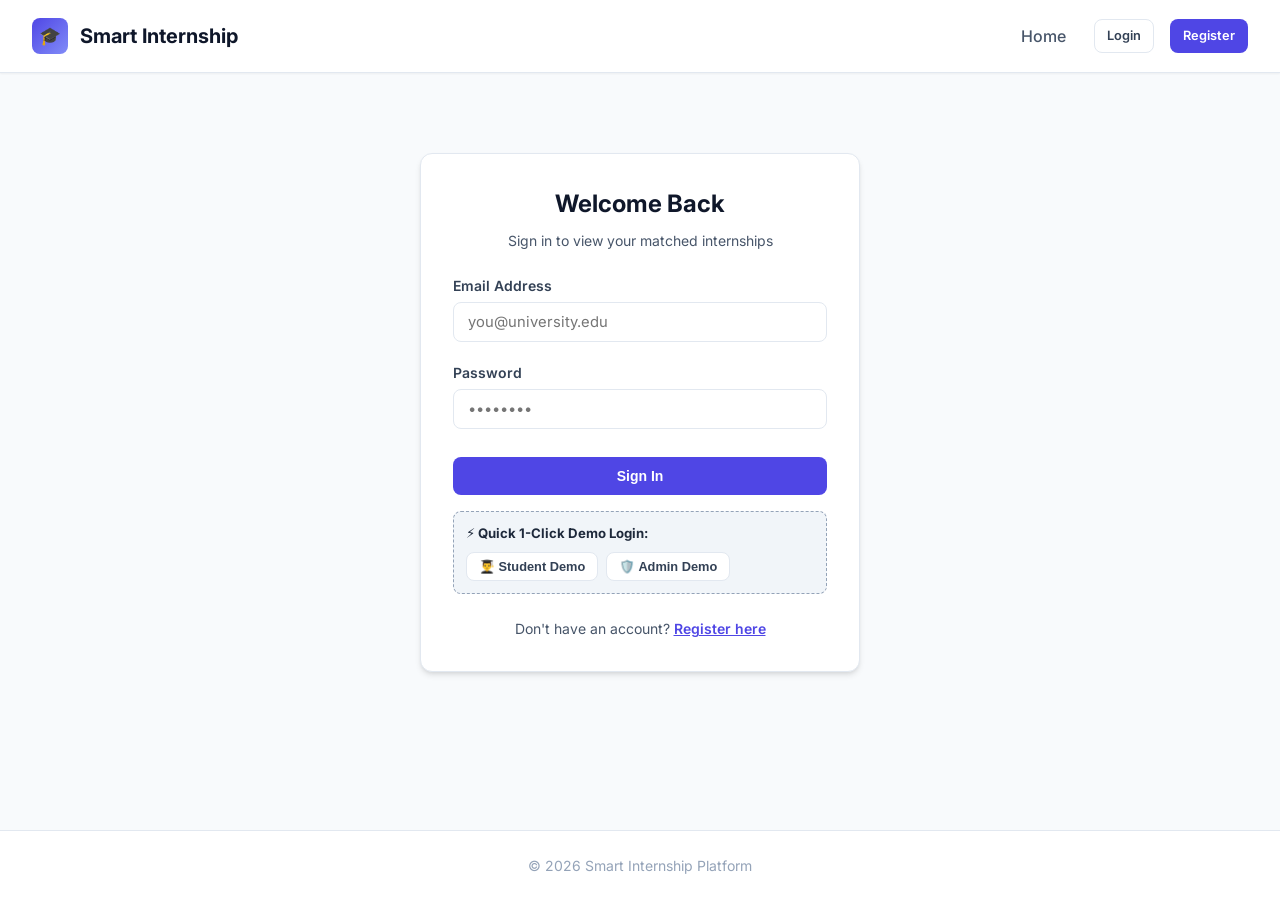
<file: frontend/admin.html>
<!DOCTYPE html>
<html lang="en">
<head>
  <meta charset="UTF-8">
  <meta name="viewport" content="width=device-width, initial-scale=1.0">
  <title>Admin Portal - Smart Internship Platform</title>
  <link rel="stylesheet" href="css/style.css">
  <link rel="preconnect" href="https://fonts.googleapis.com">
  <link rel="preconnect" href="https://fonts.gstatic.com" crossorigin>
  <link href="https://fonts.googleapis.com/css2?family=Inter:wght@400;500;600;700;800&display=swap" rel="stylesheet">
</head>
<body>

  <nav class="navbar" id="navbar"></nav>

  <div class="container">
    <div style="display: flex; justify-content: space-between; align-items: flex-end; margin-bottom: 2rem; flex-wrap: wrap; gap: 1rem;">
      <div>
        <h1 style="font-size: 1.85rem; font-weight: 800; color: var(--dark);">Admin Management Portal</h1>
        <p style="color: var(--gray-600); font-size: 0.95rem;">Create, update, and manage company internships and skill requirements.</p>
      </div>
      <div>
        <button class="btn btn-primary" onclick="openCreateModal()">
          ➕ Post New Internship
        </button>
      </div>
    </div>

    <div id="adminAlert" class="alert"></div>

    <!-- Metrics -->
    <div style="display: grid; grid-template-columns: repeat(auto-fit, minmax(220px, 1fr)); gap: 1rem; margin-bottom: 2rem;">
      <div class="card" style="margin-bottom: 0;">
        <div style="font-size: 0.8rem; font-weight: 700; color: var(--gray-400); text-transform: uppercase;">Total Positions</div>
        <div style="font-size: 1.8rem; font-weight: 800; color: var(--primary);" id="adminTotalCount">0</div>
        <div style="font-size: 0.8rem; color: var(--gray-600);">Published internships</div>
      </div>
      <div class="card" style="margin-bottom: 0;">
        <div style="font-size: 0.8rem; font-weight: 700; color: var(--gray-400); text-transform: uppercase;">Active Companies</div>
        <div style="font-size: 1.8rem; font-weight: 800; color: var(--success);" id="adminCompanyCount">0</div>
        <div style="font-size: 0.8rem; color: var(--gray-600);">Hiring partners</div>
      </div>
    </div>

    <!-- Internships Table Card -->
    <div class="card">
      <div class="card-title">
        <span>📋 Published Internships</span>
      </div>
      <div class="card-subtitle">Manage listings that students match with in real time</div>

      <div style="overflow-x: auto;">
        <table class="data-table">
          <thead>
            <tr>
              <th>Title</th>
              <th>Company</th>
              <th>Location</th>
              <th>Deadline</th>
              <th>Required Skills</th>
              <th style="text-align: right;">Actions</th>
            </tr>
          </thead>
          <tbody id="adminTableBody">
            <tr>
              <td colspan="6" style="text-align: center; color: var(--gray-400); padding: 2rem;">
                Loading listings...
              </td>
            </tr>
          </tbody>
        </table>
      </div>
    </div>
  </div>

  <!-- Create / Edit Modal -->
  <div class="modal-overlay" id="internshipModal">
    <div class="modal-content">
      <div style="display: flex; justify-content: space-between; align-items: center; margin-bottom: 1.25rem;">
        <h3 style="font-size: 1.3rem; font-weight: 700;" id="modalTitle">Post New Internship</h3>
        <button onclick="closeModal()" style="background: none; border: none; font-size: 1.5rem; cursor: pointer; color: var(--gray-400);">&times;</button>
      </div>

      <div id="modalAlert" class="alert"></div>

      <form id="internshipForm">
        <input type="hidden" id="editInternshipId">

        <div class="form-group">
          <label class="form-label" for="modalInternshipTitle">Internship Title</label>
          <input type="text" id="modalInternshipTitle" class="form-control" placeholder="e.g. Backend Java Engineer Intern" required>
        </div>

        <div style="display: grid; grid-template-columns: 1fr 1fr; gap: 1rem;">
          <div class="form-group">
            <label class="form-label" for="modalCompany">Company Name</label>
            <input type="text" id="modalCompany" class="form-control" placeholder="e.g. Google, TechCorp" required>
          </div>
          <div class="form-group">
            <label class="form-label" for="modalLocation">Location</label>
            <input type="text" id="modalLocation" class="form-control" placeholder="e.g. Remote / New York" required>
          </div>
        </div>

        <div class="form-group">
          <label class="form-label" for="modalDeadline">Application Deadline</label>
          <input type="date" id="modalDeadline" class="form-control">
        </div>

        <div class="form-group">
          <label class="form-label" for="modalDescription">Job Description</label>
          <textarea id="modalDescription" class="form-control" placeholder="Describe key responsibilities and expectations..."></textarea>
        </div>

        <!-- Required Skills Tags -->
        <div class="form-group">
          <label class="form-label">Required Skills (Matching Key)</label>
          <div id="modalSkillTags" class="tag-container" style="min-height: 40px; padding: 0.5rem; background: var(--gray-50); border: 1px solid var(--gray-200); border-radius: 8px;">
          </div>
          <div class="tag-input-wrapper">
            <input type="text" id="modalSkillInput" class="form-control" placeholder="Type a skill and press Enter (e.g. Java, Spring Boot, MySQL, Docker)">
            <button type="button" class="btn btn-secondary btn-sm" onclick="addModalSkill()">+ Add</button>
          </div>
        </div>

        <div style="display: flex; gap: 0.75rem; justify-content: flex-end; margin-top: 1.5rem;">
          <button type="button" class="btn btn-secondary" onclick="closeModal()">Cancel</button>
          <button type="submit" class="btn btn-primary" id="saveInternshipBtn">Save Internship</button>
        </div>
      </form>
    </div>
  </div>

  <footer>
    <p>© 2026 Smart Internship Platform</p>
  </footer>

  <script src="js/api.js"></script>
  <script>
    if (!isAuthenticated() || !isAdmin()) {
      alert('Access restricted. Please log in with an Admin account.');
      window.location.href = 'login.html';
    }

    let adminInternships = [];
    let modalSkills = new Set();

    async function loadAdminListings() {
      try {
        const res = await apiRequest('/api/internships');
        if (res.success) {
          adminInternships = res.data || [];
          document.getElementById('adminTotalCount').textContent = adminInternships.length;

          const companies = new Set(adminInternships.map(i => i.company));
          document.getElementById('adminCompanyCount').textContent = companies.size;

          renderTable(adminInternships);
        }
      } catch (err) {
        showAlert('adminAlert', err.message || 'Failed to load internships');
      }
    }

    function renderTable(list) {
      const tbody = document.getElementById('adminTableBody');
      if (!list || list.length === 0) {
        tbody.innerHTML = `
          <tr>
            <td colspan="6" style="text-align: center; color: var(--gray-400); padding: 2rem;">
              No internships posted yet. Click "Post New Internship" to create one!
            </td>
          </tr>
        `;
        return;
      }

      tbody.innerHTML = list.map(item => `
        <tr>
          <td style="font-weight: 600; color: var(--dark);">${item.title}</td>
          <td>${item.company}</td>
          <td>${item.location}</td>
          <td>${item.deadline || 'N/A'}</td>
          <td>
            <div class="tag-container">
              ${(item.requiredSkills && item.requiredSkills.length > 0)
                ? item.requiredSkills.map(s => `<span class="tag">#${s}</span>`).join('')
                : '<span style="color: var(--gray-400); font-size: 0.75rem;">None</span>'
              }
            </div>
          </td>
          <td style="text-align: right; white-space: nowrap;">
            <button class="btn btn-secondary btn-sm" onclick="openEditModal(${item.id})">Edit</button>
            <button class="btn btn-danger btn-sm" onclick="deleteInternship(${item.id})">Delete</button>
          </td>
        </tr>
      `).join('');
    }

    // Modal Skill Tagging
    function renderModalSkills() {
      const container = document.getElementById('modalSkillTags');
      if (modalSkills.size === 0) {
        container.innerHTML = `<span style="color: var(--gray-400); font-size: 0.8rem;">Add at least one required skill for matching</span>`;
        return;
      }
      container.innerHTML = Array.from(modalSkills).map(s => `
        <span class="tag tag-removable">
          ${s}
          <button type="button" class="tag-remove-btn" onclick="removeModalSkill('${s.replace(/'/g, "\\'")}')">&times;</button>
        </span>
      `).join('');
    }

    function addModalSkill() {
      const input = document.getElementById('modalSkillInput');
      const val = input.value.trim();
      if (!val) return;
      modalSkills.add(val);
      input.value = '';
      renderModalSkills();
    }

    document.getElementById('modalSkillInput').addEventListener('keydown', (e) => {
      if (e.key === 'Enter') {
        e.preventDefault();
        addModalSkill();
      }
    });

    function removeModalSkill(s) {
      modalSkills.delete(s);
      renderModalSkills();
    }

    // Open Create Modal
    function openCreateModal() {
      document.getElementById('editInternshipId').value = '';
      document.getElementById('modalTitle').textContent = 'Post New Internship';
      document.getElementById('internshipForm').reset();
      modalSkills = new Set();
      renderModalSkills();
      document.getElementById('internshipModal').style.display = 'flex';
    }

    // Open Edit Modal
    function openEditModal(id) {
      const item = adminInternships.find(i => i.id === id);
      if (!item) return;

      document.getElementById('editInternshipId').value = item.id;
      document.getElementById('modalTitle').textContent = 'Edit Internship';
      document.getElementById('modalInternshipTitle').value = item.title;
      document.getElementById('modalCompany').value = item.company;
      document.getElementById('modalLocation').value = item.location;
      document.getElementById('modalDeadline').value = item.deadline || '';
      document.getElementById('modalDescription').value = item.description || '';

      modalSkills = new Set(item.requiredSkills || []);
      renderModalSkills();
      document.getElementById('internshipModal').style.display = 'flex';
    }

    function closeModal() {
      document.getElementById('internshipModal').style.display = 'none';
    }

    // Handle Form Submit (Create or Update)
    document.getElementById('internshipForm').addEventListener('submit', async (e) => {
      e.preventDefault();
      const id = document.getElementById('editInternshipId').value;
      const isEdit = !!id;

      const payload = {
        title: document.getElementById('modalInternshipTitle').value.trim(),
        company: document.getElementById('modalCompany').value.trim(),
        location: document.getElementById('modalLocation').value.trim(),
        deadline: document.getElementById('modalDeadline').value || null,
        description: document.getElementById('modalDescription').value.trim(),
        requiredSkills: Array.from(modalSkills)
      };

      const btn = document.getElementById('saveInternshipBtn');
      btn.disabled = true;
      btn.textContent = 'Saving...';

      try {
        const url = isEdit ? `/api/admin/internships/${id}` : '/api/admin/internships';
        const method = isEdit ? 'PUT' : 'POST';

        const res = await apiRequest(url, {
          method,
          body: JSON.stringify(payload)
        });

        if (res.success) {
          closeModal();
          showAlert('adminAlert', `Internship ${isEdit ? 'updated' : 'created'} successfully!`, false);
          await loadAdminListings();
        }
      } catch (err) {
        showAlert('modalAlert', err.message || 'Failed to save internship');
      } finally {
        btn.disabled = false;
        btn.textContent = 'Save Internship';
      }
    });

    // Delete
    async function deleteInternship(id) {
      if (!confirm('Are you sure you want to delete this internship?')) return;

      try {
        const res = await apiRequest(`/api/admin/internships/${id}`, {
          method: 'DELETE'
        });

        if (res.success) {
          showAlert('adminAlert', 'Internship deleted successfully', false);
          await loadAdminListings();
        }
      } catch (err) {
        showAlert('adminAlert', err.message || 'Failed to delete internship');
      }
    }

    document.addEventListener('DOMContentLoaded', loadAdminListings);
  </script>
</body>
</html>
</file>
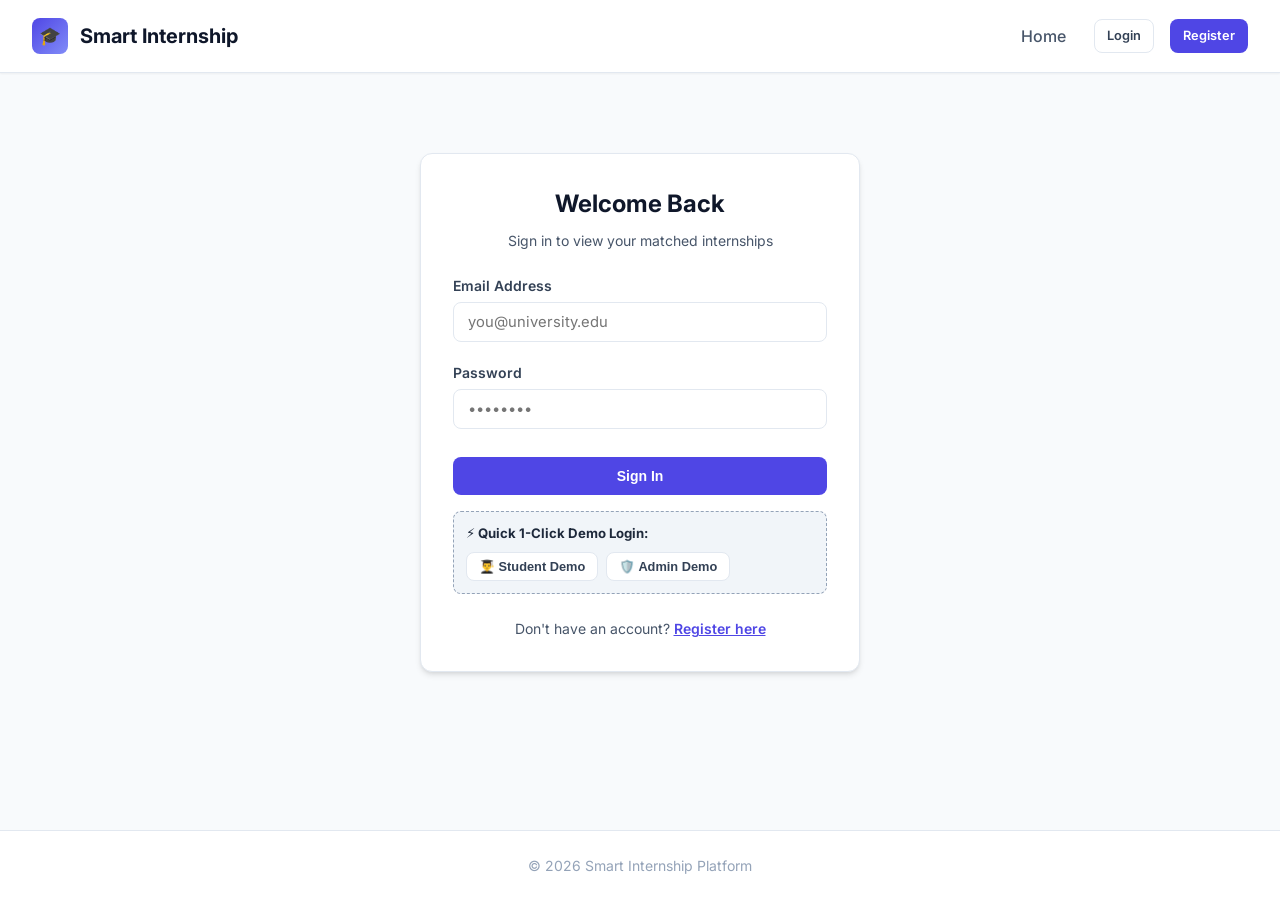
<file: frontend/dashboard.html>
<!DOCTYPE html>
<html lang="en">
<head>
  <meta charset="UTF-8">
  <meta name="viewport" content="width=device-width, initial-scale=1.0">
  <title>Student Dashboard - Smart Internship Platform</title>
  <link rel="stylesheet" href="css/style.css">
  <link rel="preconnect" href="https://fonts.googleapis.com">
  <link rel="preconnect" href="https://fonts.gstatic.com" crossorigin>
  <link href="https://fonts.googleapis.com/css2?family=Inter:wght@400;500;600;700;800&display=swap" rel="stylesheet">
</head>
<body>

  <nav class="navbar" id="navbar"></nav>

  <div class="container">
    <!-- Header Banner -->
    <div style="display: flex; justify-content: space-between; align-items: flex-end; margin-bottom: 2rem; flex-wrap: wrap; gap: 1rem;">
      <div>
        <h1 style="font-size: 1.85rem; font-weight: 800; color: var(--dark);" id="welcomeTitle">Student Dashboard</h1>
        <p style="color: var(--gray-600); font-size: 0.95rem;">Manage your skills and see instant matching scores against real openings.</p>
      </div>
      <div style="display: flex; gap: 1rem;">
        <button class="btn btn-secondary btn-sm" onclick="toggleEditProfile()">
          ✏️ Edit Profile & Skills
        </button>
      </div>
    </div>

    <!-- Feedback Alert -->
    <div id="dashboardAlert" class="alert"></div>

    <!-- Quick Stats -->
    <div style="display: grid; grid-template-columns: repeat(auto-fit, minmax(220px, 1fr)); gap: 1rem; margin-bottom: 2rem;">
      <div class="card" style="margin-bottom: 0;">
        <div style="font-size: 0.8rem; font-weight: 700; color: var(--gray-400); text-transform: uppercase;">Your Skills</div>
        <div style="font-size: 1.8rem; font-weight: 800; color: var(--primary);" id="statSkillCount">0</div>
        <div style="font-size: 0.8rem; color: var(--gray-600);">Recorded in profile</div>
      </div>
      <div class="card" style="margin-bottom: 0;">
        <div style="font-size: 0.8rem; font-weight: 700; color: var(--gray-400); text-transform: uppercase;">Top Match</div>
        <div style="font-size: 1.8rem; font-weight: 800; color: var(--success);" id="statTopMatch">0%</div>
        <div style="font-size: 0.8rem; color: var(--gray-600);">Best opportunity fit</div>
      </div>
      <div class="card" style="margin-bottom: 0;">
        <div style="font-size: 0.8rem; font-weight: 700; color: var(--gray-400); text-transform: uppercase;">Available Openings</div>
        <div style="font-size: 1.8rem; font-weight: 800; color: var(--dark);" id="statTotalInternships">0</div>
        <div style="font-size: 0.8rem; color: var(--gray-600);">Active positions</div>
      </div>
    </div>

    <!-- Profile & Skills Management Card (Collapsible/Editable) -->
    <div class="card" id="profileCard" style="display: block;">
      <div class="card-title">
        <span>🎓 Education & Skill Profile</span>
        <button class="btn btn-secondary btn-sm" onclick="toggleEditProfile()" id="toggleProfileBtn">Collapse</button>
      </div>
      <div class="card-subtitle">Keep this up to date to boost your match scores across active listings</div>

      <form id="profileForm">
        <div style="display: grid; grid-template-columns: repeat(auto-fit, minmax(260px, 1fr)); gap: 1rem; margin-bottom: 1rem;">
          <div class="form-group">
            <label class="form-label" for="fullNameInput">Full Name</label>
            <input type="text" id="fullNameInput" class="form-control" required>
          </div>
          <div class="form-group">
            <label class="form-label" for="degreeInput">Degree / Major</label>
            <input type="text" id="degreeInput" class="form-control" placeholder="e.g. B.S. in Computer Science">
          </div>
          <div class="form-group">
            <label class="form-label" for="universityInput">University / College</label>
            <input type="text" id="universityInput" class="form-control" placeholder="e.g. Stanford University">
          </div>
          <div class="form-group">
            <label class="form-label" for="gradYearInput">Graduation Year</label>
            <input type="number" id="gradYearInput" class="form-control" placeholder="e.g. 2026" min="2020" max="2035">
          </div>
        </div>

        <div class="form-group">
          <label class="form-label" for="bioInput">Professional Summary / Bio</label>
          <textarea id="bioInput" class="form-control" placeholder="Brief statement about your career interests and background..."></textarea>
        </div>

        <!-- Skills Tagging Section -->
        <div class="form-group">
          <label class="form-label">My Skills (Click 'x' to remove)</label>
          <div id="skillsTagContainer" class="tag-container" style="min-height: 40px; padding: 0.5rem; background: var(--gray-50); border: 1px solid var(--gray-200); border-radius: 8px;">
            <!-- Rendered student skills -->
          </div>
          <div class="tag-input-wrapper">
            <input type="text" id="newSkillInput" class="form-control" placeholder="Type a skill (e.g. React, Python, Docker, Spring Boot) and press Enter" style="max-width: 450px;">
            <button type="button" class="btn btn-secondary btn-sm" onclick="addCurrentSkill()">+ Add Skill</button>
          </div>
        </div>

        <div style="display: flex; gap: 0.75rem; justify-content: flex-end; margin-top: 1rem;">
          <button type="submit" class="btn btn-primary" id="saveProfileBtn">
            💾 Save Profile & Re-Match
          </button>
        </div>
      </form>
    </div>

    <!-- Matched Internships Section -->
    <div style="margin-top: 2.5rem; margin-bottom: 1.5rem; display: flex; justify-content: space-between; align-items: center; flex-wrap: wrap; gap: 1rem;">
      <div>
        <h2 style="font-size: 1.4rem; font-weight: 700; color: var(--dark);">
          🎯 Your Matched Internships
        </h2>
        <p style="color: var(--gray-600); font-size: 0.875rem;">Ranked by algorithm based on your verified skill overlap</p>
      </div>
      <div>
        <select id="matchFilter" class="form-control" style="width: 200px;" onchange="applyFilter()">
          <option value="all">All Matches</option>
          <option value="high">High Match (>= 70%)</option>
          <option value="medium">Medium Match (40-69%)</option>
          <option value="low">Needs Upskilling (< 40%)</option>
        </select>
      </div>
    </div>

    <div id="matchedGrid" class="internship-grid">
      <div style="grid-column: 1/-1; text-align: center; padding: 3rem; color: var(--gray-400);">
        Calculating matches with your skills...
      </div>
    </div>
  </div>

  <footer>
    <p>© 2026 Smart Internship Platform</p>
  </footer>

  <script src="js/api.js"></script>
  <script>
    if (!isAuthenticated()) {
      window.location.href = 'login.html';
    }

    let currentSkills = new Set();
    let matchedInternships = [];

    async function loadDashboard() {
      try {
        // 1. Fetch Profile
        const profileRes = await apiRequest('/api/student/profile');
        if (profileRes.success && profileRes.data) {
          populateProfile(profileRes.data);
        }

        // 2. Fetch Matched Internships
        await loadMatchedInternships();
      } catch (err) {
        showAlert('dashboardAlert', err.message || 'Failed to load dashboard data');
      }
    }

    function populateProfile(data) {
      document.getElementById('welcomeTitle').textContent = `Welcome back, ${data.fullName}!`;
      document.getElementById('fullNameInput').value = data.fullName || '';
      document.getElementById('degreeInput').value = data.degree || '';
      document.getElementById('universityInput').value = data.university || '';
      document.getElementById('gradYearInput').value = data.graduationYear || '';
      document.getElementById('bioInput').value = data.bio || '';

      currentSkills = new Set(data.skills || []);
      renderSkillTags();
    }

    function renderSkillTags() {
      const container = document.getElementById('skillsTagContainer');
      document.getElementById('statSkillCount').textContent = currentSkills.size;

      if (currentSkills.size === 0) {
        container.innerHTML = `<span style="color: var(--gray-400); font-size: 0.85rem;">No skills added yet. Type below to add your first skill!</span>`;
        return;
      }

      container.innerHTML = Array.from(currentSkills).map(s => `
        <span class="tag tag-removable">
          ${s}
          <button type="button" class="tag-remove-btn" onclick="removeSkill('${s.replace(/'/g, "\\'")}')">&times;</button>
        </span>
      `).join('');
    }

    function addCurrentSkill() {
      const input = document.getElementById('newSkillInput');
      const val = input.value.trim();
      if (!val) return;

      currentSkills.add(val);
      input.value = '';
      renderSkillTags();
    }

    document.getElementById('newSkillInput').addEventListener('keydown', (e) => {
      if (e.key === 'Enter') {
        e.preventDefault();
        addCurrentSkill();
      }
    });

    function removeSkill(skillName) {
      currentSkills.delete(skillName);
      renderSkillTags();
    }

    function toggleEditProfile() {
      const card = document.getElementById('profileCard');
      const form = document.getElementById('profileForm');
      const btn = document.getElementById('toggleProfileBtn');

      if (form.style.display === 'none') {
        form.style.display = 'block';
        btn.textContent = 'Collapse';
      } else {
        form.style.display = 'none';
        btn.textContent = 'Expand';
      }
    }

    // Save Profile
    document.getElementById('profileForm').addEventListener('submit', async (e) => {
      e.preventDefault();
      const saveBtn = document.getElementById('saveProfileBtn');
      saveBtn.disabled = true;
      saveBtn.textContent = 'Saving & Re-calculating...';

      const payload = {
        fullName: document.getElementById('fullNameInput').value.trim(),
        degree: document.getElementById('degreeInput').value.trim(),
        university: document.getElementById('universityInput').value.trim(),
        graduationYear: parseInt(document.getElementById('gradYearInput').value, 10) || null,
        bio: document.getElementById('bioInput').value.trim(),
        skills: Array.from(currentSkills)
      };

      try {
        const res = await apiRequest('/api/student/profile', {
          method: 'PUT',
          body: JSON.stringify(payload)
        });

        if (res.success) {
          showAlert('dashboardAlert', 'Profile and skills updated! Match scores refreshed.', false);
          // Update cached user fullName
          const u = getUser();
          if (u) {
            u.fullName = payload.fullName;
            setUser(u);
            renderNavbar();
          }
          await loadMatchedInternships();
        }
      } catch (err) {
        showAlert('dashboardAlert', err.message || 'Error updating profile');
      } finally {
        saveBtn.disabled = false;
        saveBtn.textContent = '💾 Save Profile & Re-Match';
      }
    });

    // Load Matches
    async function loadMatchedInternships() {
      try {
        const res = await apiRequest('/api/matching/dashboard');
        if (res.success) {
          matchedInternships = res.data || [];
          document.getElementById('statTotalInternships').textContent = matchedInternships.length;

          if (matchedInternships.length > 0) {
            document.getElementById('statTopMatch').textContent = `${matchedInternships[0].matchPercentage}%`;
          } else {
            document.getElementById('statTopMatch').textContent = '0%';
          }

          applyFilter();
        }
      } catch (err) {
        showAlert('dashboardAlert', err.message || 'Error fetching matched internships');
      }
    }

    function applyFilter() {
      const filter = document.getElementById('matchFilter').value;
      let filtered = matchedInternships;

      if (filter === 'high') {
        filtered = matchedInternships.filter(m => m.matchPercentage >= 70);
      } else if (filter === 'medium') {
        filtered = matchedInternships.filter(m => m.matchPercentage >= 40 && m.matchPercentage < 70);
      } else if (filter === 'low') {
        filtered = matchedInternships.filter(m => m.matchPercentage < 40);
      }

      renderMatches(filtered);
    }

    function renderMatches(list) {
      const container = document.getElementById('matchedGrid');
      if (!list || list.length === 0) {
        container.innerHTML = `
          <div style="grid-column: 1/-1; text-align: center; padding: 3rem; background: white; border-radius: var(--radius); border: 1px dashed var(--gray-200);">
            <p style="color: var(--gray-600); font-size: 1.1rem; margin-bottom: 0.5rem;">No internships match this filter</p>
            <p style="font-size: 0.875rem; color: var(--gray-400);">Try adjusting your filter or add more skills to your profile above!</p>
          </div>
        `;
        return;
      }

      container.innerHTML = list.map(item => {
        let badgeClass = 'score-low';
        let fillClass = 'fill-low';
        let matchLabel = `${item.matchPercentage}% Match`;

        if (item.matchPercentage >= 70) {
          badgeClass = 'score-high';
          fillClass = 'fill-high';
          if (item.matchPercentage === 100) matchLabel = '🎯 100% Perfect Match';
        } else if (item.matchPercentage >= 40) {
          badgeClass = 'score-medium';
          fillClass = 'fill-medium';
        }

        return `
          <div class="internship-card">
            <div>
              <div class="internship-header">
                <h3 class="internship-title">${item.title}</h3>
                <span class="match-score ${badgeClass}">${matchLabel}</span>
              </div>
              <div class="internship-company">🏢 ${item.company}</div>
              <div class="internship-meta">
                <span>📍 ${item.location}</span>
                <span>📅 Deadline: ${item.deadline || 'Open'}</span>
              </div>

              <!-- Match Progress Bar -->
              <div class="progress-bar-bg">
                <div class="progress-bar-fill ${fillClass}" style="width: ${item.matchPercentage}%;"></div>
              </div>

              <p class="internship-desc">${item.description || 'No description provided.'}</p>
            </div>

            <div>
              <!-- Matched Skills -->
              <div style="margin-bottom: 0.6rem;">
                <div style="font-size: 0.725rem; font-weight: 700; color: var(--success); text-transform: uppercase; margin-bottom: 0.3rem;">
                  ✓ Matched Skills (${item.matchedSkills ? item.matchedSkills.length : 0})
                </div>
                <div class="tag-container">
                  ${(item.matchedSkills && item.matchedSkills.length > 0)
                    ? item.matchedSkills.map(s => `<span class="tag tag-match">✓ ${s}</span>`).join('')
                    : '<span style="color: var(--gray-400); font-size: 0.75rem;">None matched yet</span>'
                  }
                </div>
              </div>

              <!-- Missing Skills (Upskill Roadmap) -->
              <div style="margin-bottom: 1rem;">
                <div style="font-size: 0.725rem; font-weight: 700; color: var(--warning); text-transform: uppercase; margin-bottom: 0.3rem;">
                  ⚡ Skills to Learn (${item.missingSkills ? item.missingSkills.length : 0})
                </div>
                <div class="tag-container">
                  ${(item.missingSkills && item.missingSkills.length > 0)
                    ? item.missingSkills.map(s => `<span class="tag tag-missing">+ ${s}</span>`).join('')
                    : '<span style="color: var(--success); font-size: 0.75rem;">🎉 You meet all skill requirements!</span>'
                  }
                </div>
              </div>

              <button class="btn btn-primary btn-sm" style="width: 100%;" onclick="applyInternship('${item.title}', '${item.company}')">
                Apply Now
              </button>
            </div>
          </div>
        `;
      }).join('');
    }

    function applyInternship(title, company) {
      alert(`Application submitted successfully for ${title} at ${company}!\nThe recruiter will review your skill match profile.`);
    }

    document.addEventListener('DOMContentLoaded', loadDashboard);
  </script>
</body>
</html>
</file>
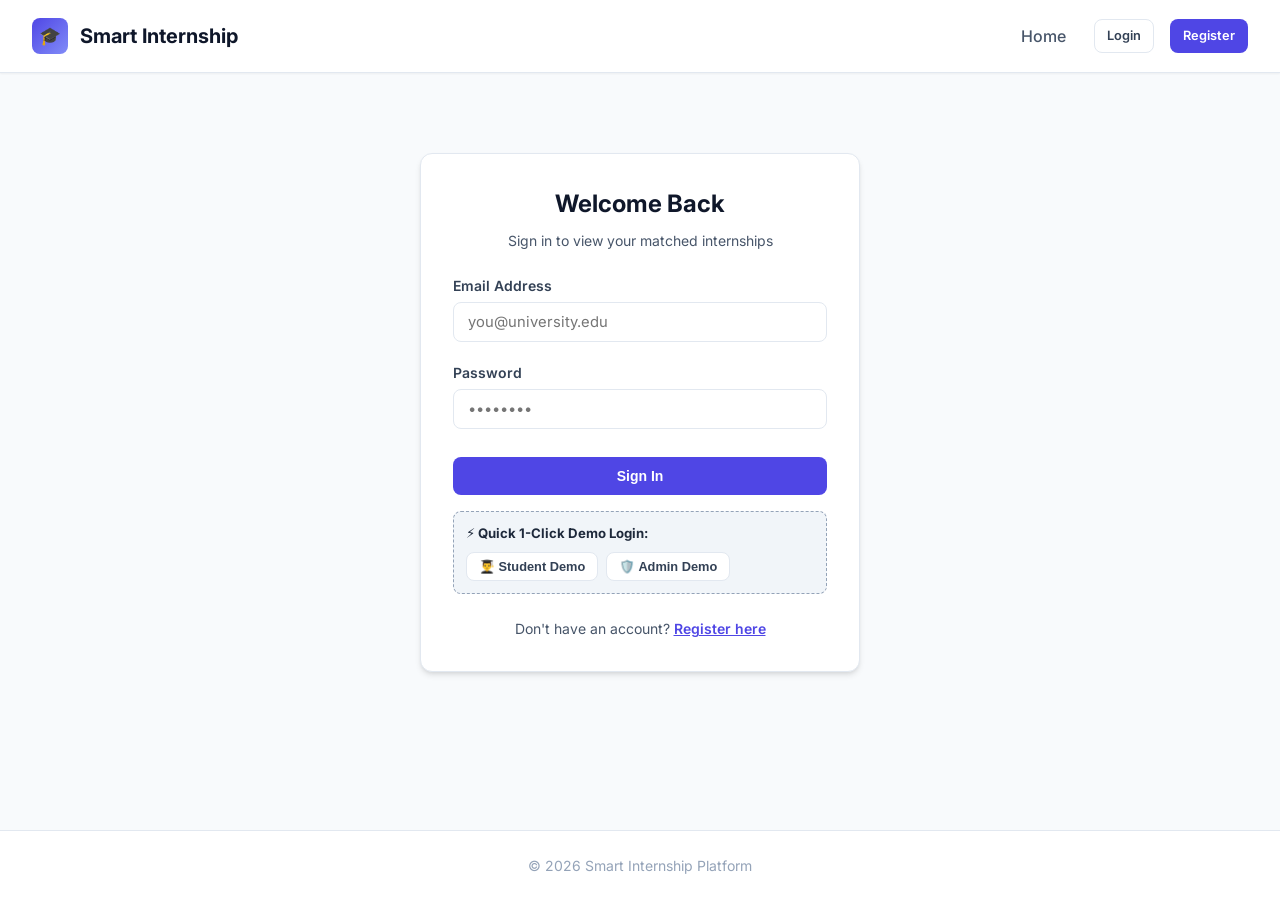
<file: frontend/login.html>
<!DOCTYPE html>
<html lang="en">
<head>
  <meta charset="UTF-8">
  <meta name="viewport" content="width=device-width, initial-scale=1.0">
  <title>Login - Smart Internship Platform</title>
  <link rel="stylesheet" href="css/style.css">
  <link rel="preconnect" href="https://fonts.googleapis.com">
  <link rel="preconnect" href="https://fonts.gstatic.com" crossorigin>
  <link href="https://fonts.googleapis.com/css2?family=Inter:wght@400;500;600;700&display=swap" rel="stylesheet">
</head>
<body>

  <nav class="navbar" id="navbar"></nav>

  <div class="container">
    <div class="auth-wrapper">
      <div class="auth-card">
        <h2 style="font-size: 1.5rem; font-weight: 700; color: var(--dark); margin-bottom: 0.5rem; text-align: center;">
          Welcome Back
        </h2>
        <p style="text-align: center; color: var(--gray-600); font-size: 0.875rem; margin-bottom: 1.5rem;">
          Sign in to view your matched internships
        </p>

        <div id="loginAlert" class="alert"></div>

        <form id="loginForm">
          <div class="form-group">
            <label class="form-label" for="email">Email Address</label>
            <input type="email" id="email" class="form-control" placeholder="you@university.edu" required>
          </div>

          <div class="form-group">
            <label class="form-label" for="password">Password</label>
            <input type="password" id="password" class="form-control" placeholder="••••••••" required>
          </div>

          <button type="submit" class="btn btn-primary" style="width: 100%; margin-top: 0.5rem;" id="loginBtn">
            Sign In
          </button>
        </form>

        <!-- Quick 1-Click Demo Logins -->
        <div class="demo-bar">
          <strong>⚡ Quick 1-Click Demo Login:</strong>
          <div class="demo-btn-group">
            <button type="button" class="btn btn-secondary btn-sm" onclick="fillDemo('student')">
              👨‍🎓 Student Demo
            </button>
            <button type="button" class="btn btn-secondary btn-sm" onclick="fillDemo('admin')">
              🛡️ Admin Demo
            </button>
          </div>
        </div>

        <p style="text-align: center; font-size: 0.875rem; color: var(--gray-600); margin-top: 1.5rem;">
          Don't have an account? <a href="register.html" style="color: var(--primary); font-weight: 600;">Register here</a>
        </p>
      </div>
    </div>
  </div>

  <footer>
    <p>© 2026 Smart Internship Platform</p>
  </footer>

  <script src="js/api.js"></script>
  <script>
    if (isAuthenticated()) {
      if (isAdmin()) {
        window.location.href = 'admin.html';
      } else {
        window.location.href = 'dashboard.html';
      }
    }

    function fillDemo(type) {
      if (type === 'student') {
        document.getElementById('email').value = 'student@platform.com';
        document.getElementById('password').value = 'student123';
      } else {
        document.getElementById('email').value = 'admin@platform.com';
        document.getElementById('password').value = 'admin123';
      }
    }

    document.getElementById('loginForm').addEventListener('submit', async (e) => {
      e.preventDefault();
      const email = document.getElementById('email').value.trim();
      const password = document.getElementById('password').value;
      const btn = document.getElementById('loginBtn');

      btn.disabled = true;
      btn.textContent = 'Authenticating...';

      try {
        const res = await apiRequest('/api/auth/login', {
          method: 'POST',
          body: JSON.stringify({ email, password })
        });

        if (res.success && res.data) {
          setAuth(res.data.token, res.data);
          showAlert('loginAlert', 'Login successful! Redirecting...', false);
          setTimeout(() => {
            if (res.data.role === 'ROLE_ADMIN') {
              window.location.href = 'admin.html';
            } else {
              window.location.href = 'dashboard.html';
            }
          }, 800);
        }
      } catch (err) {
        showAlert('loginAlert', err.message || 'Login failed');
        btn.disabled = false;
        btn.textContent = 'Sign In';
      }
    });
  </script>
</body>
</html>
</file>
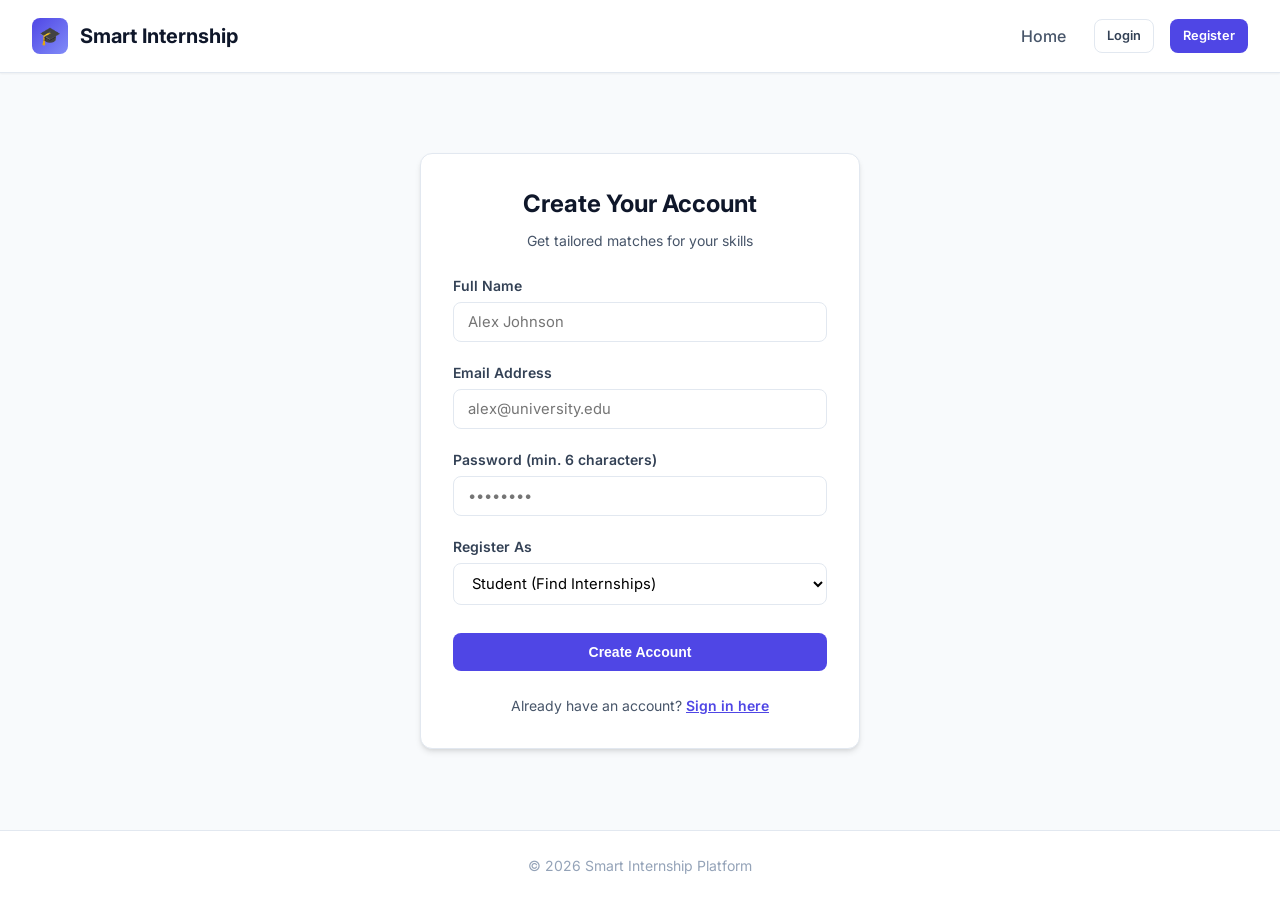
<file: frontend/register.html>
<!DOCTYPE html>
<html lang="en">
<head>
  <meta charset="UTF-8">
  <meta name="viewport" content="width=device-width, initial-scale=1.0">
  <title>Register - Smart Internship Platform</title>
  <link rel="stylesheet" href="css/style.css">
  <link rel="preconnect" href="https://fonts.googleapis.com">
  <link rel="preconnect" href="https://fonts.gstatic.com" crossorigin>
  <link href="https://fonts.googleapis.com/css2?family=Inter:wght@400;500;600;700&display=swap" rel="stylesheet">
</head>
<body>

  <nav class="navbar" id="navbar"></nav>

  <div class="container">
    <div class="auth-wrapper">
      <div class="auth-card">
        <h2 style="font-size: 1.5rem; font-weight: 700; color: var(--dark); margin-bottom: 0.5rem; text-align: center;">
          Create Your Account
        </h2>
        <p style="text-align: center; color: var(--gray-600); font-size: 0.875rem; margin-bottom: 1.5rem;">
          Get tailored matches for your skills
        </p>

        <div id="registerAlert" class="alert"></div>

        <form id="registerForm">
          <div class="form-group">
            <label class="form-label" for="fullName">Full Name</label>
            <input type="text" id="fullName" class="form-control" placeholder="Alex Johnson" required>
          </div>

          <div class="form-group">
            <label class="form-label" for="email">Email Address</label>
            <input type="email" id="email" class="form-control" placeholder="alex@university.edu" required>
          </div>

          <div class="form-group">
            <label class="form-label" for="password">Password (min. 6 characters)</label>
            <input type="password" id="password" class="form-control" placeholder="••••••••" minlength="6" required>
          </div>

          <div class="form-group">
            <label class="form-label" for="role">Register As</label>
            <select id="role" class="form-control">
              <option value="ROLE_STUDENT">Student (Find Internships)</option>
              <option value="ROLE_ADMIN">Admin / Recruiter (Post Internships)</option>
            </select>
          </div>

          <button type="submit" class="btn btn-primary" style="width: 100%; margin-top: 0.5rem;" id="regBtn">
            Create Account
          </button>
        </form>

        <p style="text-align: center; font-size: 0.875rem; color: var(--gray-600); margin-top: 1.5rem;">
          Already have an account? <a href="login.html" style="color: var(--primary); font-weight: 600;">Sign in here</a>
        </p>
      </div>
    </div>
  </div>

  <footer>
    <p>© 2026 Smart Internship Platform</p>
  </footer>

  <script src="js/api.js"></script>
  <script>
    if (isAuthenticated()) {
      window.location.href = isAdmin() ? 'admin.html' : 'dashboard.html';
    }

    document.getElementById('registerForm').addEventListener('submit', async (e) => {
      e.preventDefault();
      const fullName = document.getElementById('fullName').value.trim();
      const email = document.getElementById('email').value.trim();
      const password = document.getElementById('password').value;
      const role = document.getElementById('role').value;
      const btn = document.getElementById('regBtn');

      btn.disabled = true;
      btn.textContent = 'Creating account...';

      try {
        const res = await apiRequest('/api/auth/register', {
          method: 'POST',
          body: JSON.stringify({ fullName, email, password, role })
        });

        if (res.success && res.data) {
          setAuth(res.data.token, res.data);
          showAlert('registerAlert', 'Account registered successfully! Redirecting...', false);
          setTimeout(() => {
            if (res.data.role === 'ROLE_ADMIN') {
              window.location.href = 'admin.html';
            } else {
              window.location.href = 'dashboard.html';
            }
          }, 800);
        }
      } catch (err) {
        showAlert('registerAlert', err.message || 'Registration failed');
        btn.disabled = false;
        btn.textContent = 'Create Account';
      }
    });
  </script>
</body>
</html>
</file>
<file: frontend/css/style.css>
:root {
  --primary: #4f46e5;
  --primary-hover: #4338ca;
  --primary-light: #e0e7ff;
  --success: #10b981;
  --success-light: #d1fae5;
  --warning: #f59e0b;
  --warning-light: #fef3c7;
  --danger: #ef4444;
  --danger-light: #fee2e2;
  --dark: #0f172a;
  --gray-800: #1e293b;
  --gray-700: #334155;
  --gray-600: #475569;
  --gray-400: #94a3b8;
  --gray-200: #e2e8f0;
  --gray-100: #f1f5f9;
  --gray-50: #f8fafc;
  --white: #ffffff;
  --shadow-sm: 0 1px 2px 0 rgb(0 0 0 / 0.05);
  --shadow: 0 4px 6px -1px rgb(0 0 0 / 0.1), 0 2px 4px -2px rgb(0 0 0 / 0.1);
  --shadow-lg: 0 10px 15px -3px rgb(0 0 0 / 0.1), 0 4px 6px -4px rgb(0 0 0 / 0.1);
  --radius: 12px;
  --font-sans: 'Inter', system-ui, -apple-system, BlinkMacSystemFont, 'Segoe UI', Roboto, sans-serif;
}

* {
  box-sizing: border-box;
  margin: 0;
  padding: 0;
}

body {
  font-family: var(--font-sans);
  background-color: var(--gray-50);
  color: var(--gray-800);
  line-height: 1.5;
  min-height: 100vh;
  display: flex;
  flex-direction: column;
}

/* Navbar */
.navbar {
  background: var(--white);
  border-bottom: 1px solid var(--gray-200);
  padding: 1rem 2rem;
  display: flex;
  justify-content: space-between;
  align-items: center;
  position: sticky;
  top: 0;
  z-index: 50;
  box-shadow: var(--shadow-sm);
}

.brand {
  display: flex;
  align-items: center;
  gap: 0.75rem;
  text-decoration: none;
  font-weight: 700;
  font-size: 1.25rem;
  color: var(--dark);
}

.brand-icon {
  background: linear-gradient(135deg, var(--primary), #818cf8);
  color: white;
  width: 36px;
  height: 36px;
  border-radius: 8px;
  display: flex;
  align-items: center;
  justify-content: center;
  font-size: 1.1rem;
}

.nav-links {
  display: flex;
  align-items: center;
  gap: 1rem;
}

.nav-link {
  text-decoration: none;
  color: var(--gray-600);
  font-weight: 500;
  padding: 0.5rem 0.75rem;
  border-radius: 6px;
  transition: all 0.2s;
}

.nav-link:hover {
  color: var(--primary);
  background: var(--gray-100);
}

.nav-user {
  display: flex;
  align-items: center;
  gap: 0.75rem;
}

.role-badge {
  font-size: 0.75rem;
  font-weight: 600;
  padding: 0.2rem 0.5rem;
  border-radius: 9999px;
  text-transform: uppercase;
}
.role-student { background: var(--primary-light); color: var(--primary); }
.role-admin { background: #fae8ff; color: #a21caf; }

/* Buttons */
.btn {
  display: inline-flex;
  align-items: center;
  justify-content: center;
  gap: 0.5rem;
  padding: 0.625rem 1.25rem;
  border-radius: 8px;
  font-weight: 600;
  font-size: 0.875rem;
  cursor: pointer;
  transition: all 0.2s;
  border: 1px solid transparent;
  text-decoration: none;
}

.btn-primary {
  background: var(--primary);
  color: var(--white);
}
.btn-primary:hover {
  background: var(--primary-hover);
}

.btn-secondary {
  background: var(--white);
  border-color: var(--gray-200);
  color: var(--gray-700);
}
.btn-secondary:hover {
  background: var(--gray-100);
}

.btn-danger {
  background: var(--danger);
  color: var(--white);
}
.btn-danger:hover {
  background: #dc2626;
}

.btn-sm {
  padding: 0.375rem 0.75rem;
  font-size: 0.8rem;
}

/* Container */
.container {
  max-width: 1200px;
  margin: 0 auto;
  padding: 2rem 1.5rem;
  flex: 1;
  width: 100%;
}

/* Card */
.card {
  background: var(--white);
  border-radius: var(--radius);
  border: 1px solid var(--gray-200);
  box-shadow: var(--shadow-sm);
  padding: 1.5rem;
  margin-bottom: 1.5rem;
}

.card-title {
  font-size: 1.25rem;
  font-weight: 700;
  color: var(--dark);
  margin-bottom: 0.5rem;
  display: flex;
  align-items: center;
  justify-content: space-between;
}

.card-subtitle {
  color: var(--gray-600);
  font-size: 0.875rem;
  margin-bottom: 1.25rem;
}

/* Auth Cards */
.auth-wrapper {
  max-width: 440px;
  margin: 3rem auto;
}

.auth-card {
  background: var(--white);
  border: 1px solid var(--gray-200);
  border-radius: var(--radius);
  padding: 2rem;
  box-shadow: var(--shadow);
}

/* Forms */
.form-group {
  margin-bottom: 1.25rem;
}

.form-label {
  display: block;
  font-size: 0.875rem;
  font-weight: 600;
  color: var(--gray-700);
  margin-bottom: 0.375rem;
}

.form-control {
  width: 100%;
  padding: 0.625rem 0.875rem;
  font-size: 0.925rem;
  border: 1px solid var(--gray-200);
  border-radius: 8px;
  font-family: inherit;
  transition: border-color 0.2s, box-shadow 0.2s;
  background-color: var(--white);
}

.form-control:focus {
  outline: none;
  border-color: var(--primary);
  box-shadow: 0 0 0 3px rgba(79, 70, 229, 0.15);
}

textarea.form-control {
  min-height: 80px;
  resize: vertical;
}

/* Alert */
.alert {
  padding: 0.75rem 1rem;
  border-radius: 8px;
  margin-bottom: 1rem;
  font-size: 0.875rem;
  display: none;
}
.alert-error {
  background: var(--danger-light);
  color: #b91c1c;
  border: 1px solid #fca5a5;
}
.alert-success {
  background: var(--success-light);
  color: #047857;
  border: 1px solid #6ee7b7;
}

/* Tags & Badges */
.tag-container {
  display: flex;
  flex-wrap: wrap;
  gap: 0.5rem;
  align-items: center;
}

.tag {
  display: inline-flex;
  align-items: center;
  gap: 0.35rem;
  padding: 0.3rem 0.65rem;
  border-radius: 6px;
  font-size: 0.8rem;
  font-weight: 500;
  background: var(--gray-100);
  color: var(--gray-700);
}

.tag-removable {
  background: var(--primary-light);
  color: var(--primary);
}

.tag-remove-btn {
  background: transparent;
  border: none;
  cursor: pointer;
  color: inherit;
  font-size: 1rem;
  line-height: 1;
}

.tag-match {
  background: var(--success-light);
  color: #065f46;
}

.tag-missing {
  background: var(--warning-light);
  color: #92400e;
}

/* Tag Input */
.tag-input-wrapper {
  display: flex;
  gap: 0.5rem;
  margin-top: 0.75rem;
}

/* Match Gauge */
.match-score {
  font-weight: 700;
  padding: 0.35rem 0.75rem;
  border-radius: 9999px;
  font-size: 0.875rem;
  display: inline-flex;
  align-items: center;
  gap: 0.35rem;
}

.score-high {
  background: #dcfce7;
  color: #15803d;
}
.score-medium {
  background: #fef9c3;
  color: #a16207;
}
.score-low {
  background: #fee2e2;
  color: #b91c1c;
}

/* Internship Cards Grid */
.internship-grid {
  display: grid;
  grid-template-columns: repeat(auto-fill, minmax(360px, 1fr));
  gap: 1.5rem;
}

.internship-card {
  background: var(--white);
  border: 1px solid var(--gray-200);
  border-radius: var(--radius);
  padding: 1.5rem;
  box-shadow: var(--shadow-sm);
  display: flex;
  flex-direction: column;
  justify-content: space-between;
  transition: transform 0.2s, box-shadow 0.2s;
}

.internship-card:hover {
  transform: translateY(-2px);
  box-shadow: var(--shadow);
}

.internship-header {
  display: flex;
  justify-content: space-between;
  align-items: flex-start;
  margin-bottom: 0.75rem;
  gap: 0.75rem;
}

.internship-title {
  font-size: 1.15rem;
  font-weight: 700;
  color: var(--dark);
}

.internship-company {
  color: var(--primary);
  font-weight: 600;
  font-size: 0.9rem;
  margin-bottom: 0.5rem;
}

.internship-meta {
  display: flex;
  gap: 1rem;
  font-size: 0.825rem;
  color: var(--gray-600);
  margin-bottom: 0.75rem;
}

.internship-desc {
  color: var(--gray-600);
  font-size: 0.875rem;
  margin-bottom: 1rem;
  line-height: 1.45;
}

/* Progress bar */
.progress-bar-bg {
  background: var(--gray-200);
  border-radius: 9999px;
  height: 8px;
  width: 100%;
  overflow: hidden;
  margin-bottom: 0.75rem;
}

.progress-bar-fill {
  height: 100%;
  border-radius: 9999px;
  transition: width 0.4s ease;
}

.fill-high { background: var(--success); }
.fill-medium { background: var(--warning); }
.fill-low { background: var(--danger); }

/* Quick Demo Login Bar */
.demo-bar {
  background: var(--gray-100);
  border: 1px dashed var(--gray-400);
  border-radius: 8px;
  padding: 0.75rem;
  margin-top: 1rem;
  font-size: 0.825rem;
}

.demo-btn-group {
  display: flex;
  gap: 0.5rem;
  margin-top: 0.5rem;
}

/* Modal */
.modal-overlay {
  position: fixed;
  top: 0;
  left: 0;
  right: 0;
  bottom: 0;
  background: rgba(15, 23, 42, 0.6);
  backdrop-filter: blur(4px);
  display: none;
  align-items: center;
  justify-content: center;
  z-index: 100;
  padding: 1rem;
}

.modal-content {
  background: var(--white);
  border-radius: var(--radius);
  max-width: 600px;
  width: 100%;
  max-height: 90vh;
  overflow-y: auto;
  padding: 1.75rem;
  box-shadow: var(--shadow-lg);
}

/* Table */
.data-table {
  width: 100%;
  border-collapse: collapse;
  font-size: 0.875rem;
}

.data-table th, .data-table td {
  padding: 0.875rem 1rem;
  text-align: left;
  border-bottom: 1px solid var(--gray-200);
}

.data-table th {
  background: var(--gray-50);
  font-weight: 600;
  color: var(--gray-700);
}

/* Footer */
footer {
  text-align: center;
  padding: 1.5rem;
  color: var(--gray-400);
  font-size: 0.875rem;
  border-top: 1px solid var(--gray-200);
  background: var(--white);
}

@media (max-width: 768px) {
  .navbar { padding: 1rem; }
  .container { padding: 1rem; }
  .internship-grid { grid-template-columns: 1fr; }
}
</file>
